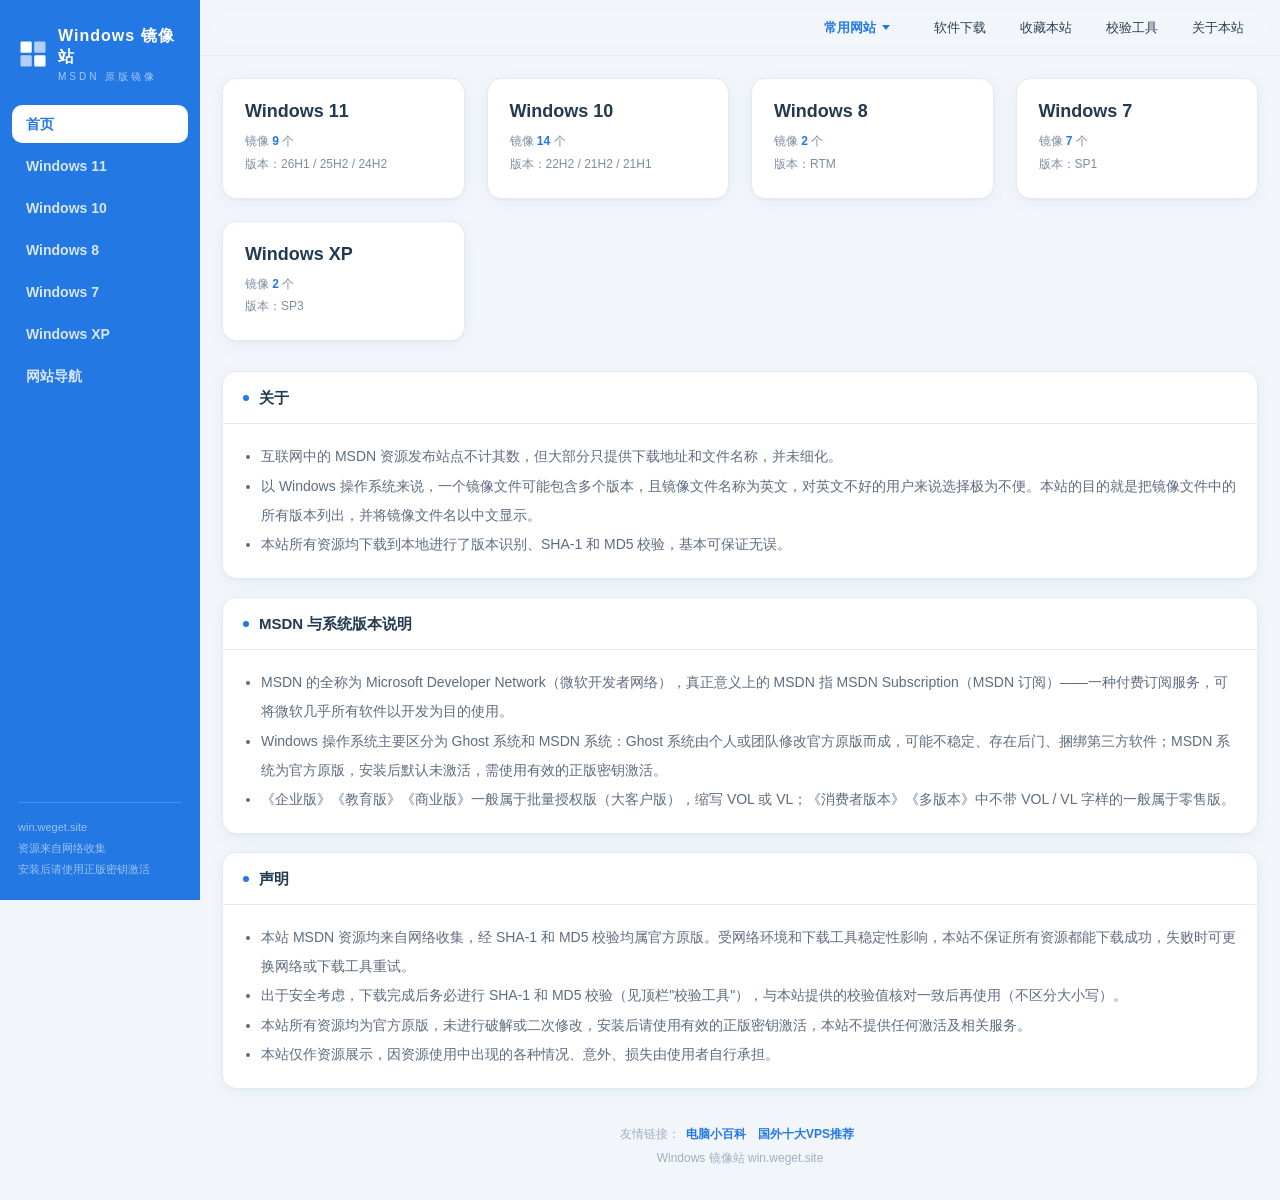
<file: index.html>
<!DOCTYPE html>
<html lang="zh-CN">
<head>
<meta charset="UTF-8">
<meta http-equiv="X-UA-Compatible" content="IE=edge,chrome=1">
<meta name="viewport" content="width=device-width,initial-scale=1">
<title>Windows系统镜像站 - win.weget.site-MSDN 原版系统镜像下载</title>
<meta name="keywords" content="Windows 11,Windows 10,Windows 8,Windows 7,Windows XP,MSDN,系统镜像下载">
<meta name="description" content="本站提供 Windows 11、Windows 10、Windows 8、Windows 7、Windows XP 的 MSDN 原版镜像资源展示，全部经过 SHA-1 / MD5 校验。">
<link rel="stylesheet" href="assets/css/style.css">
</head>
<body>
<div class="layout">
    <div class="side"></div>
    <div class="main">
        <div class="header"></div>
        <div class="container">
            <div class="home-grid" id="homeGrid"></div>

            <div class="explain" id="about">
                <div class="title"><h1>关于</h1></div>
                <div class="content">
                    <ul class="p">
                        <li>互联网中的 MSDN 资源发布站点不计其数，但大部分只提供下载地址和文件名称，并未细化。</li>
                        <li>以 Windows 操作系统来说，一个镜像文件可能包含多个版本，且镜像文件名称为英文，对英文不好的用户来说选择极为不便。本站的目的就是把镜像文件中的所有版本列出，并将镜像文件名以中文显示。</li>
                        <li>本站所有资源均下载到本地进行了版本识别、SHA-1 和 MD5 校验，基本可保证无误。</li>
                    </ul>
                </div>
            </div>

            <div class="explain">
                <div class="title"><h1>MSDN 与系统版本说明</h1></div>
                <div class="content">
                    <ul class="p">
                        <li>MSDN 的全称为 Microsoft Developer Network（微软开发者网络），真正意义上的 MSDN 指 MSDN Subscription（MSDN 订阅）——一种付费订阅服务，可将微软几乎所有软件以开发为目的使用。</li>
                        <li>Windows 操作系统主要区分为 Ghost 系统和 MSDN 系统：Ghost 系统由个人或团队修改官方原版而成，可能不稳定、存在后门、捆绑第三方软件；MSDN 系统为官方原版，安装后默认未激活，需使用有效的正版密钥激活。</li>
                        <li>《企业版》《教育版》《商业版》一般属于批量授权版（大客户版），缩写 VOL 或 VL；《消费者版本》《多版本》中不带 VOL / VL 字样的一般属于零售版。</li>
                    </ul>
                </div>
            </div>

            <div class="explain">
                <div class="title"><h1>声明</h1></div>
                <div class="content">
                    <ul class="p">
                        <li>本站 MSDN 资源均来自网络收集，经 SHA-1 和 MD5 校验均属官方原版。受网络环境和下载工具稳定性影响，本站不保证所有资源都能下载成功，失败时可更换网络或下载工具重试。</li>
                        <li>出于安全考虑，下载完成后务必进行 SHA-1 和 MD5 校验（见顶栏"校验工具"），与本站提供的校验值核对一致后再使用（不区分大小写）。</li>
                        <li>本站所有资源均为官方原版，未进行破解或二次修改，安装后请使用有效的正版密钥激活，本站不提供任何激活及相关服务。</li>
                        <li>本站仅作资源展示，因资源使用中出现的各种情况、意外、损失由使用者自行承担。</li>
                    </ul>
                </div>
            </div>
        </div>
        <div class="footer">Windows 镜像站 win.weget.site </div>
    </div>
</div>
<script src="assets/js/data.js"></script>
<script src="assets/js/links.js"></script>
<script src="assets/js/nav.js"></script>
<script src="assets/js/app.js"></script>
</body>
</html>
</file>
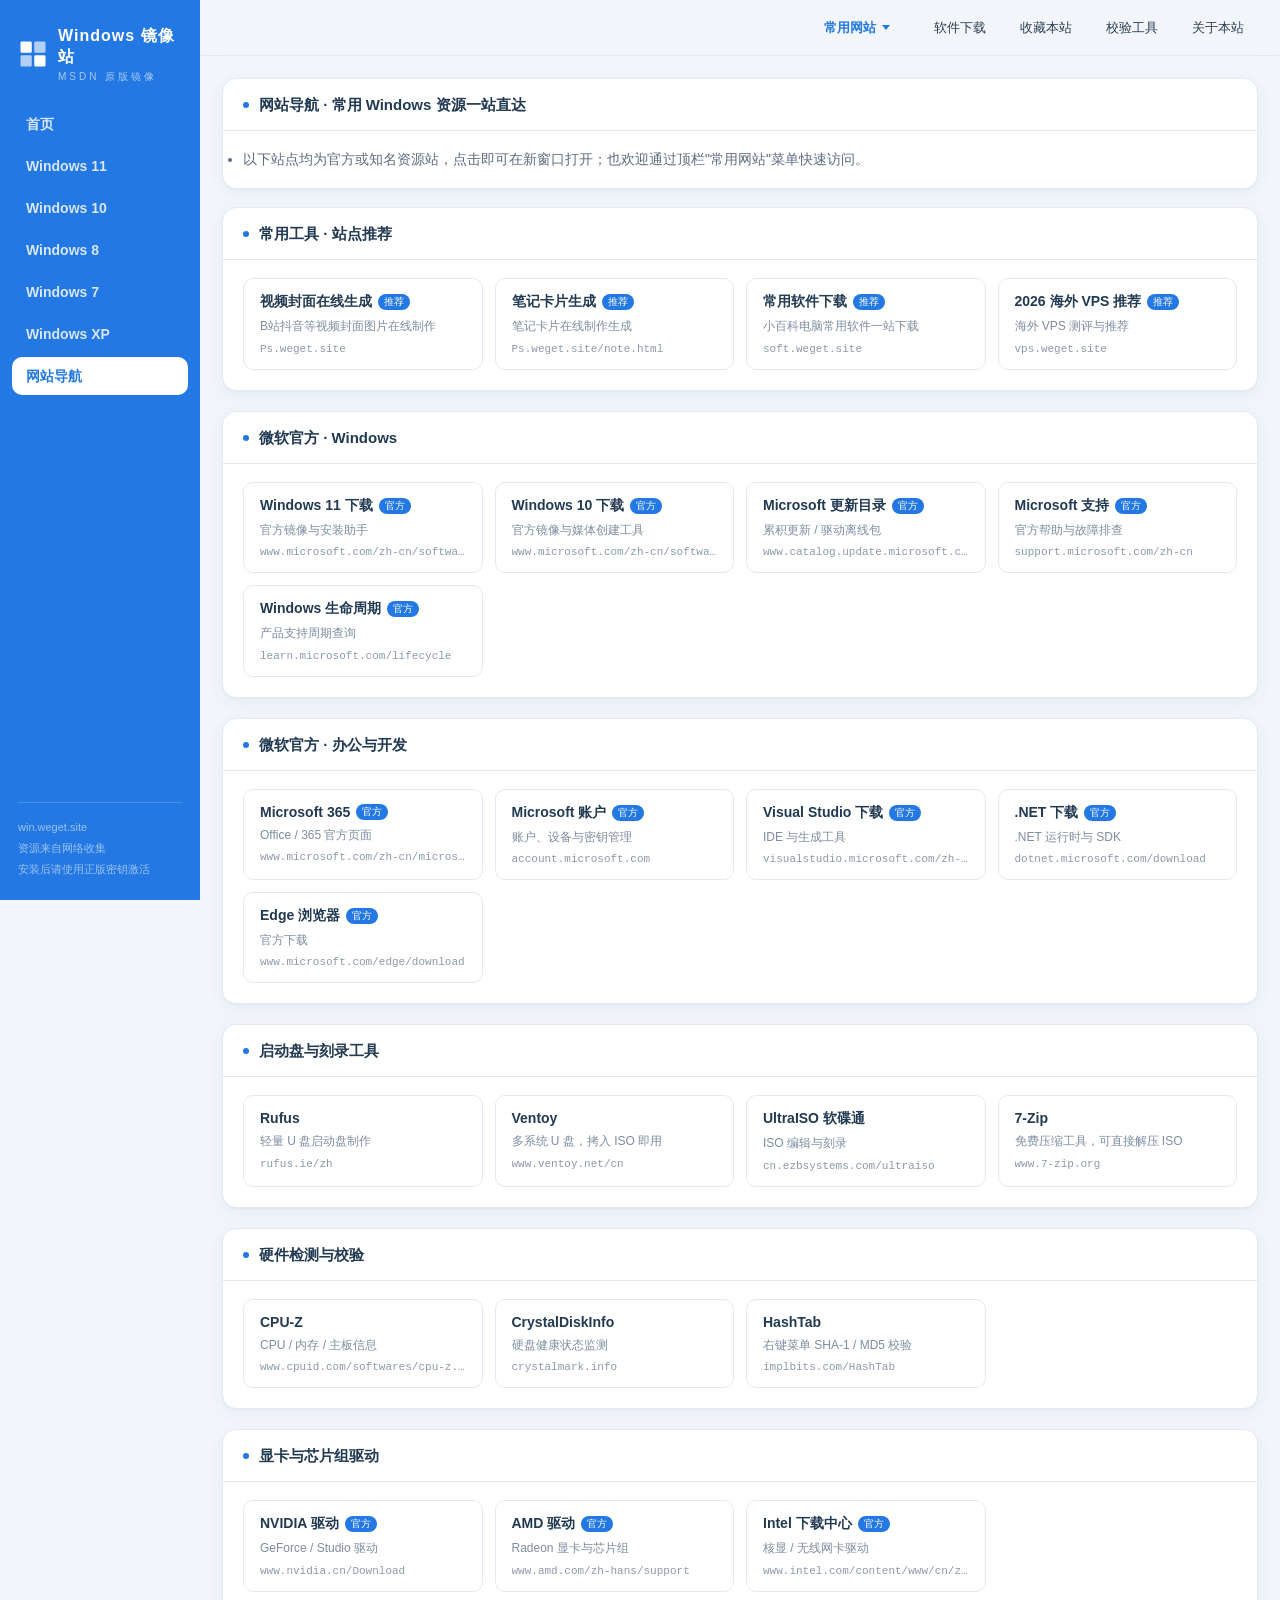
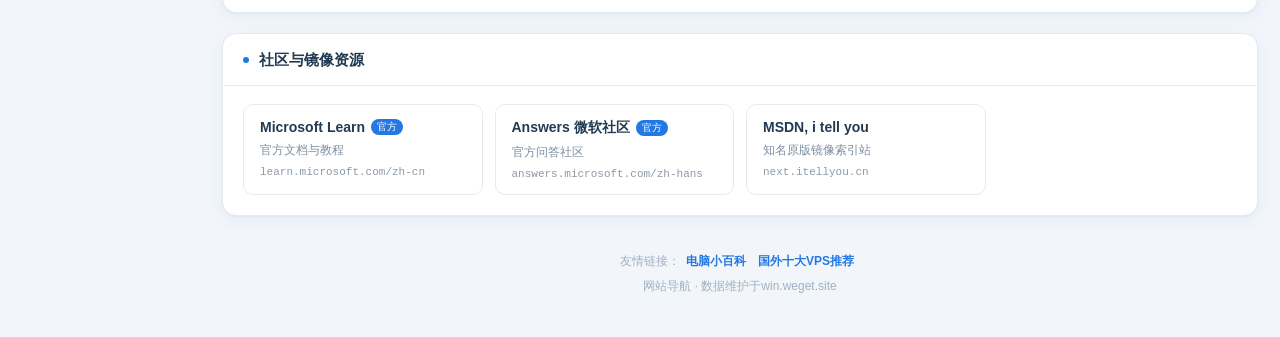
<file: links.html>
<!DOCTYPE html>
<html lang="zh-CN">
<head>
<meta charset="UTF-8">
<meta http-equiv="X-UA-Compatible" content="IE=edge,chrome=1">
<meta name="viewport" content="width=device-width,initial-scale=1">
<title>网站导航 - Windows 镜像站</title>
<meta name="description" content="常用 Windows 资源网站导航：微软官方下载、更新目录、启动盘制作工具、硬件检测、显卡驱动、社区资源一站直达。">
<link rel="stylesheet" href="assets/css/style.css">
</head>
<body data-system="links">
<div class="layout">
    <div class="side"></div>
    <div class="main">
        <div class="header"></div>
        <div class="container">
            <div class="explain">
                <div class="title"><h1>网站导航 · 常用 Windows 资源一站直达</h1></div>
                <div class="content" style="padding:14px 20px;">
                    <ul class="p" style="margin-left:0;">
                        <li>以下站点均为官方或知名资源站，点击即可在新窗口打开；也欢迎通过顶栏"常用网站"菜单快速访问。</li>
                    </ul>
                </div>
            </div>
        </div>
        <div class="footer">网站导航 · 数据维护于win.weget.site</div>
    </div>
</div>
<script src="assets/js/data.js"></script>
<script src="assets/js/links.js"></script>
<script src="assets/js/nav.js"></script>
<script src="assets/js/app.js"></script>
</body>
</html>
</file>
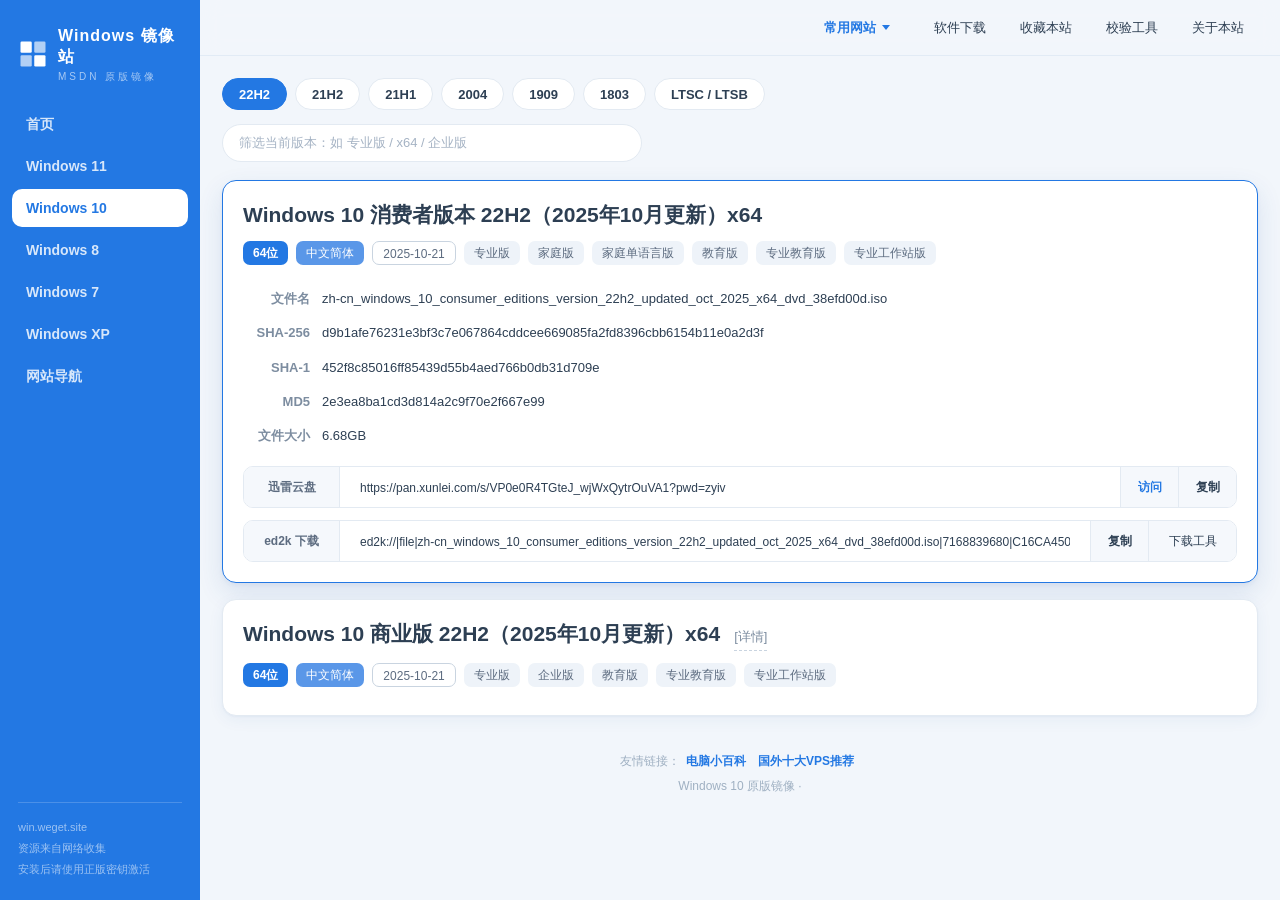
<file: win10.html>
<!DOCTYPE html>
<html lang="zh-CN">
<head>
<meta charset="UTF-8">
<meta http-equiv="X-UA-Compatible" content="IE=edge,chrome=1">
<meta name="viewport" content="width=device-width,initial-scale=1">
<title>Windows 10 - Windows 镜像站</title>
<meta name="description" content="本站提供 Windows 10 各版本 MSDN 原版镜像下载，全部经过 SHA-1 / MD5 校验。">
<link rel="stylesheet" href="assets/css/style.css">
</head>
<body data-system="win10">
<div class="layout">
    <div class="side"></div>
    <div class="main">
        <div class="header"></div>
        <div class="container"></div>
        <div class="footer">Windows 10 原版镜像 · </div>
    </div>
</div>
<script src="assets/js/data.js"></script>
<script src="assets/js/links.js"></script>
<script src="assets/js/nav.js"></script>
<script src="assets/js/app.js"></script>
</body>
</html>
</file>
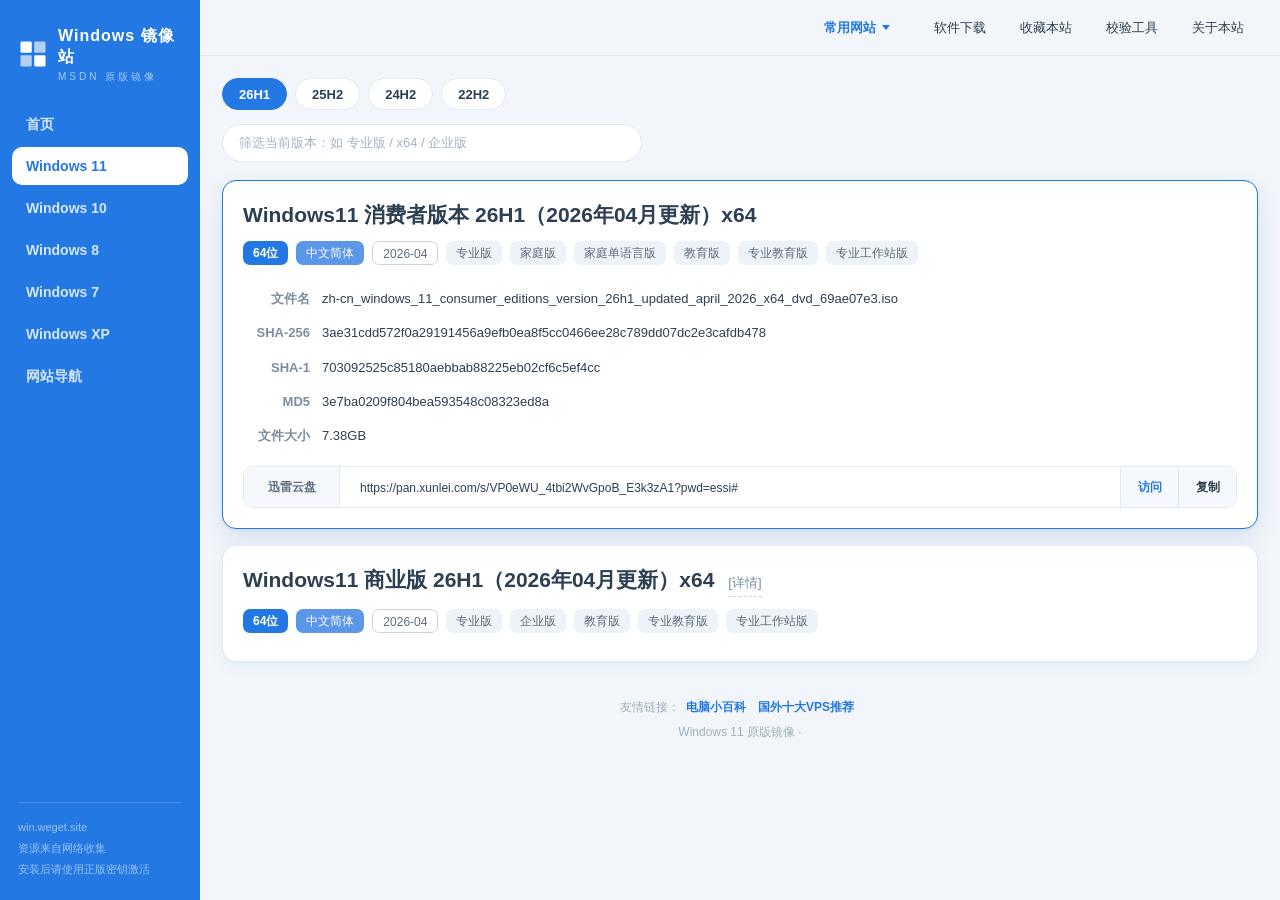
<file: win11.html>
<!DOCTYPE html>
<html lang="zh-CN">
<head>
<meta charset="UTF-8">
<meta http-equiv="X-UA-Compatible" content="IE=edge,chrome=1">
<meta name="viewport" content="width=device-width,initial-scale=1">
<title>Windows 11 - Windows 镜像站</title>
<meta name="description" content="本站提供 Windows 11 各版本 MSDN 原版镜像下载，全部经过 SHA-1 / MD5 校验。">
<link rel="stylesheet" href="assets/css/style.css">
</head>
<body data-system="win11">
<div class="layout">
    <div class="side"></div>
    <div class="main">
        <div class="header"></div>
        <div class="container"></div>
        <div class="footer">Windows 11 原版镜像 · </div>
    </div>
</div>
<script src="assets/js/data.js"></script>
<script src="assets/js/links.js"></script>
<script src="assets/js/nav.js"></script>
<script src="assets/js/app.js"></script>
</body>
</html>
</file>
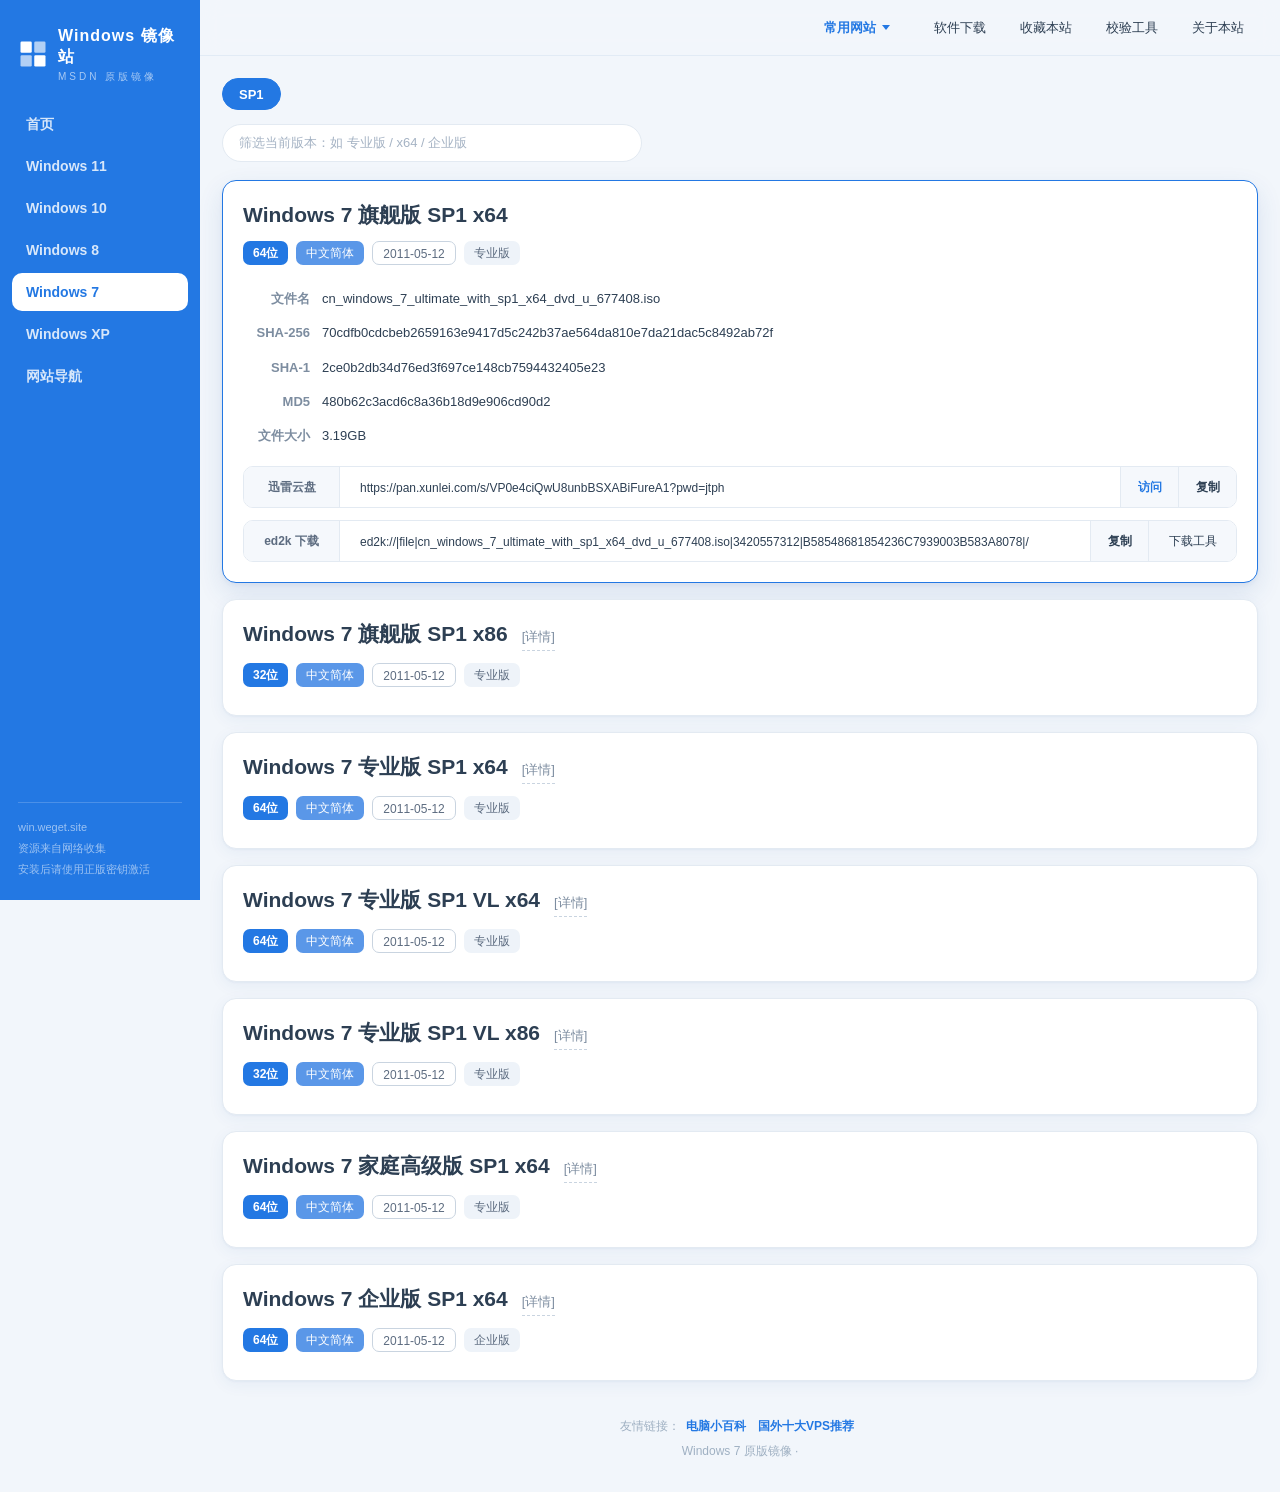
<file: win7.html>
<!DOCTYPE html>
<html lang="zh-CN">
<head>
<meta charset="UTF-8">
<meta http-equiv="X-UA-Compatible" content="IE=edge,chrome=1">
<meta name="viewport" content="width=device-width,initial-scale=1">
<title>Windows 7 - Windows 镜像站</title>
<meta name="description" content="本站提供 Windows 7 各版本 MSDN 原版镜像下载，全部经过 SHA-1 / MD5 校验。">
<link rel="stylesheet" href="assets/css/style.css">
</head>
<body data-system="win7">
<div class="layout">
    <div class="side"></div>
    <div class="main">
        <div class="header"></div>
        <div class="container"></div>
        <div class="footer">Windows 7 原版镜像 · </div>
    </div>
</div>
<script src="assets/js/data.js"></script>
<script src="assets/js/links.js"></script>
<script src="assets/js/nav.js"></script>
<script src="assets/js/app.js"></script>
</body>
</html>
</file>
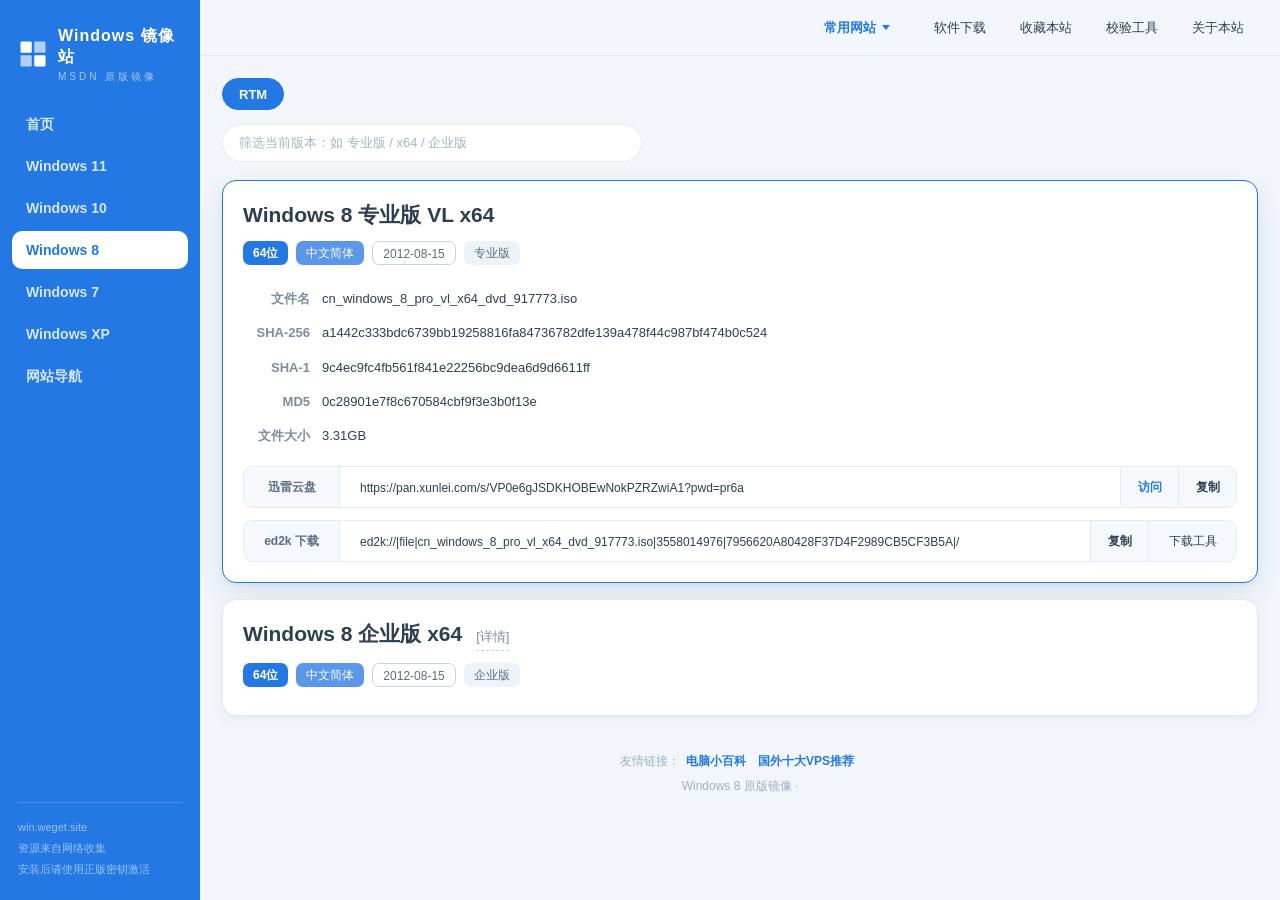
<file: win8.html>
<!DOCTYPE html>
<html lang="zh-CN">
<head>
<meta charset="UTF-8">
<meta http-equiv="X-UA-Compatible" content="IE=edge,chrome=1">
<meta name="viewport" content="width=device-width,initial-scale=1">
<title>Windows 8 - Windows 镜像站</title>
<meta name="description" content="本站提供 Windows 8 各版本 MSDN 原版镜像下载，全部经过 SHA-1 / MD5 校验。">
<link rel="stylesheet" href="assets/css/style.css">
</head>
<body data-system="win8">
<div class="layout">
    <div class="side"></div>
    <div class="main">
        <div class="header"></div>
        <div class="container"></div>
        <div class="footer">Windows 8 原版镜像 · </div>
    </div>
</div>
<script src="assets/js/data.js"></script>
<script src="assets/js/links.js"></script>
<script src="assets/js/nav.js"></script>
<script src="assets/js/app.js"></script>
</body>
</html>
</file>
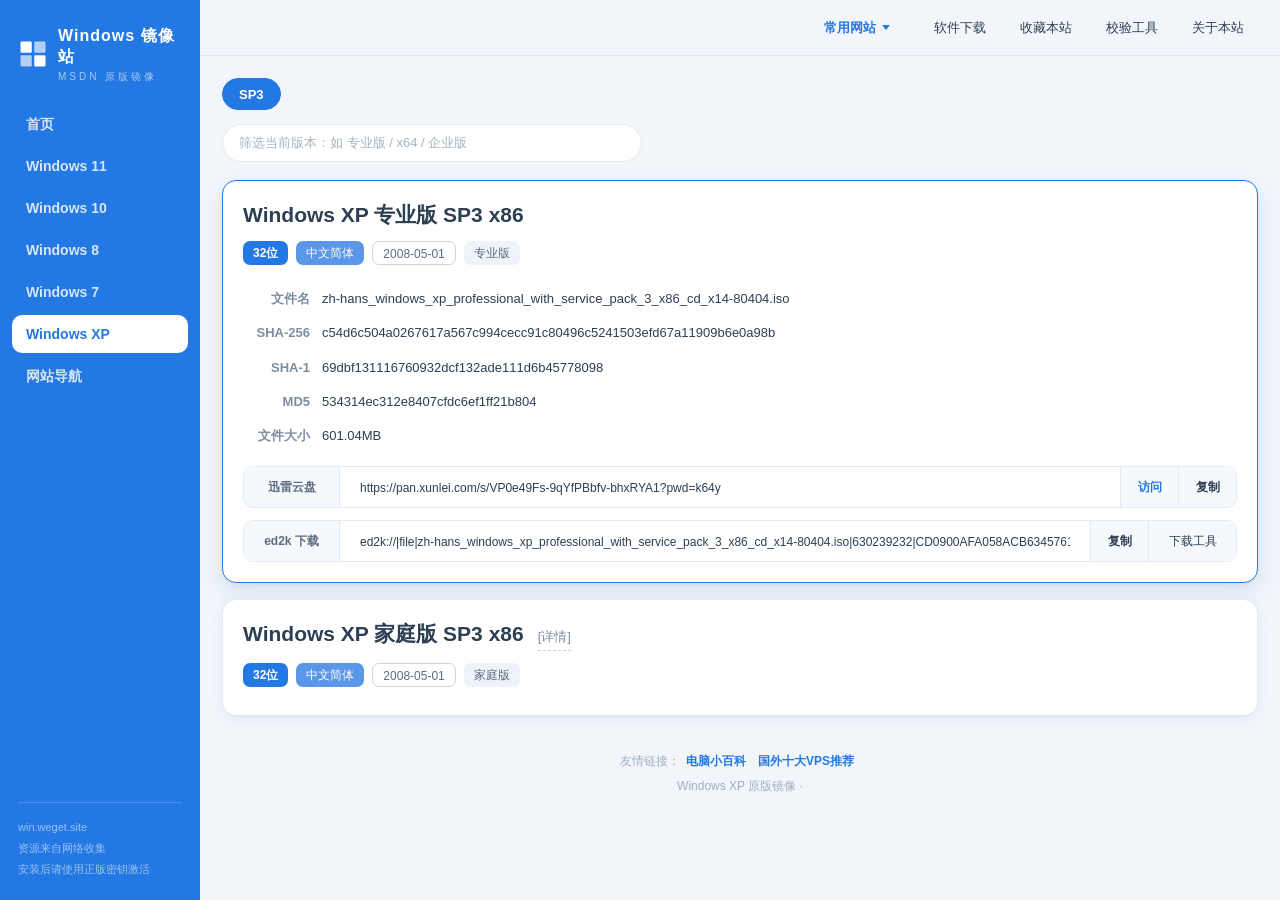
<file: winxp.html>
<!DOCTYPE html>
<html lang="zh-CN">
<head>
<meta charset="UTF-8">
<meta http-equiv="X-UA-Compatible" content="IE=edge,chrome=1">
<meta name="viewport" content="width=device-width,initial-scale=1">
<title>Windows XP - Windows 镜像站</title>
<meta name="description" content="本站提供 Windows XP 各版本 MSDN 原版镜像下载，全部经过 SHA-1 / MD5 校验。">
<link rel="stylesheet" href="assets/css/style.css">
</head>
<body data-system="winxp">
<div class="layout">
    <div class="side"></div>
    <div class="main">
        <div class="header"></div>
        <div class="container"></div>
        <div class="footer">Windows XP 原版镜像 · </div>
    </div>
</div>
<script src="assets/js/data.js"></script>
<script src="assets/js/links.js"></script>
<script src="assets/js/nav.js"></script>
<script src="assets/js/app.js"></script>
</body>
</html>
</file>
<file: assets/css/style.css>
/* ============================================================
 *  Windows 镜像站 —— 纯静态站点样式
 *  主题：蓝白配色 · 浅圆角 · 轻动效
 *  布局：左侧固定导航 + 右侧内容区（版本 Tab + 镜像卡片）
 * ============================================================ */
@charset "utf-8";

:root {
  /* 蓝白主题：以 #2378e3 为主色，文字用深蓝灰，灰色阶均带蓝调 */
  --primary: #2378e3;        /* 主蓝（侧栏/主按钮/激活态/悬停） */
  --primary-dark: #1a63c4;   /* 深蓝（悬停加深） */
  --ink: #223a52;            /* 深蓝灰（标题文字） */
  --ink-2: #3d5878;          /* 次级深蓝灰 */
  --gray-7: #5d6c80;
  --gray-5: #8d99a9;
  --gray-3: #c9d4e0;
  --line: #e3eaf2;
  --bg: #f2f6fb;             /* 页面底色（蓝调浅灰） */
  --card: #ffffff;
  --text: #2d3f53;
  --muted: #7d8da0;
  --side-w: 200px;
  --r-lg: 14px;              /* 卡片圆角 */
  --r-md: 10px;              /* 输入/按钮圆角 */
  --r-sm: 7px;               /* 标签圆角 */
  --shadow: 0 1px 2px rgba(30, 80, 160, .04), 0 4px 16px rgba(30, 80, 160, .06);
  --shadow-hover: 0 2px 4px rgba(30, 80, 160, .05), 0 10px 26px rgba(30, 80, 160, .12);
  --ease: cubic-bezier(.4, 0, .2, 1);
}

* { margin: 0; padding: 0; border: 0; box-sizing: border-box; }

body {
  font-family: -apple-system, "Segoe UI", "Microsoft YaHei", Helvetica, Arial, sans-serif;
  font-size: 13px;
  color: var(--text);
  background-color: var(--bg);
  -webkit-font-smoothing: antialiased;
}

ul, li { list-style: none; }
a { color: inherit; text-decoration: none; }
h1, h2, h3 { font-weight: 600; }

::selection { color: #fff; background: var(--primary); }

::-webkit-scrollbar { width: 10px; height: 10px; }
::-webkit-scrollbar-thumb { background: rgba(35, 100, 180, .22); border-radius: 5px; border: 2px solid var(--bg); }
::-webkit-scrollbar-thumb:hover { background: rgba(35, 100, 180, .38); }
::-webkit-scrollbar-track { background: transparent; }

/* ---------- 布局骨架 ---------- */
.layout { min-height: 100vh; min-width: 320px; padding-left: var(--side-w); }

.side {
  width: var(--side-w);
  position: fixed;
  top: 0; left: 0; bottom: 0;
  background: var(--primary);
  color: #fff;
  z-index: 20;
  display: flex;
  flex-direction: column;
  overflow-y: auto;
}

.logo {
  display: flex;
  align-items: center;
  gap: 10px;
  margin: 26px 18px 22px;
  color: #fff;
}
.logo svg { flex: 0 0 auto; }
.logo .logo-name { font-size: 16px; font-weight: 700; line-height: 1.3; letter-spacing: 1px; }
.logo .logo-sub { display: block; font-size: 10px; font-weight: 400; opacity: .6; letter-spacing: 3px; margin-top: 2px; }

.nav { flex: 1; padding: 0 12px; }
.nav .list li { margin-bottom: 4px; }
.nav .list li a {
  height: 38px; line-height: 38px;
  font-size: 14px;
  font-weight: 600;
  color: rgba(255, 255, 255, .82);
  padding: 0 14px;
  display: block;
  border-radius: var(--r-md);
  transition: background-color .2s var(--ease), color .2s var(--ease), padding-left .2s var(--ease);
}
.nav .list li a:hover { background: rgba(255, 255, 255, .16); color: #fff; padding-left: 18px; text-decoration: none; }
.nav .list li.active a { background: #fff; color: var(--primary); }

.side .copyright {
  margin: 16px 18px 20px;
  font-size: 11px;
  line-height: 1.9;
  color: rgba(255, 255, 255, .55);
  border-top: 1px solid rgba(255, 255, 255, .18);
  padding-top: 14px;
}

.main { overflow: hidden; }

/* 顶栏：白底粘性 + 毛玻璃 */
.header {
  height: 56px;
  padding: 0 22px;
  display: flex;
  align-items: center;
  justify-content: flex-end;
  position: sticky;
  top: 0;
  z-index: 15;
  background: rgba(242, 246, 251, .85);
  backdrop-filter: blur(10px);
  -webkit-backdrop-filter: blur(10px);
  border-bottom: 1px solid rgba(35, 100, 180, .08);
}
.header .list { display: flex; font-size: 13px; font-weight: 500; }
.header .list li { margin-left: 6px; }
.header .list li a {
  height: 34px; line-height: 34px;
  padding: 0 14px;
  display: block;
  border-radius: 999px;
  transition: background-color .2s var(--ease), color .2s var(--ease);
}
.header .list li a:hover { background: var(--primary); color: #fff; text-decoration: none; }

/* ---------- 顶栏"常用网站"下拉菜单 ---------- */
.header .dd { position: relative; }
.header .dd-toggle {
  height: 34px; line-height: 34px;
  padding: 0 14px;
  margin-right: 10px;
  display: block;
  border-radius: 999px;
  cursor: pointer;
  user-select: none;
  font-size: 13px;
  font-weight: 600;
  color: var(--primary);
  transition: background-color .2s var(--ease), color .2s var(--ease);
}
.header .dd-toggle:hover,
.header .dd.open .dd-toggle { background: var(--primary); color: #fff; }
.dd-caret {
  display: inline-block;
  width: 0; height: 0;
  margin-left: 2px;
  vertical-align: 2px;
  border-left: 4px solid transparent;
  border-right: 4px solid transparent;
  border-top: 5px solid currentColor;
  transition: transform .2s var(--ease);
}
.header .dd.open .dd-caret { transform: rotate(180deg); }

.header .dd-panel {
  position: absolute;
  right: 0; top: 44px;
  width: 296px;
  padding: 8px;
  background: var(--card);
  border: 1px solid var(--line);
  border-radius: var(--r-lg);
  box-shadow: var(--shadow-hover);
  opacity: 0;
  visibility: hidden;
  transform: translateY(8px);
  transition: opacity .2s var(--ease), transform .2s var(--ease), visibility .2s;
  z-index: 60;
}
.header .dd.open .dd-panel { opacity: 1; visibility: visible; transform: none; }

.dd-item {
  display: block;
  padding: 9px 12px;
  border-radius: var(--r-md);
  transition: background-color .15s var(--ease);
}
.dd-item:hover { background: #edf4fd; text-decoration: none; }
.dd-item b {
  display: flex;
  align-items: center;
  gap: 6px;
  font-size: 13px;
  font-weight: 600;
  color: var(--text);
}
.dd-item span { display: block; font-size: 11px; color: var(--muted); margin-top: 2px; }
.dd-item.dd-more {
  margin-top: 6px;
  padding-top: 12px;
  padding-bottom: 12px;
  text-align: center;
  font-size: 13px;
  font-weight: 600;
  color: var(--primary);
  border-top: 1px solid var(--line);
}
.dd-item.dd-more:hover { background: var(--primary); color: #fff; }
.dd-badge {
  flex: 0 0 auto;
  font-style: normal;
  font-size: 10px;
  font-weight: 500;
  line-height: 1;
  padding: 3px 6px;
  color: #fff;
  background: var(--primary);
  border-radius: 999px;
}

/* ---------- 网站导航页 ---------- */
.link-cat {
  margin-bottom: 20px;
  background: var(--card);
  border: 1px solid var(--line);
  border-radius: var(--r-lg);
  box-shadow: var(--shadow);
  overflow: hidden;
}
.link-cat > .title {
  height: 52px; line-height: 52px;
  border-bottom: 1px solid var(--line);
}
.link-cat > .title h1 {
  font-size: 15px;
  padding-left: 20px;
  color: var(--ink);
  font-weight: 600;
}
.link-cat > .title h1::before {
  content: "";
  display: inline-block;
  width: 6px; height: 6px;
  border-radius: 50%;
  background: var(--primary);
  margin: 0 10px 2px 0;
}
.link-grid {
  display: grid;
  grid-template-columns: repeat(auto-fill, minmax(225px, 1fr));
  gap: 12px;
  padding: 18px 20px 20px;
}
.link-card {
  display: block;
  padding: 14px 16px;
  background: var(--card);
  border: 1px solid var(--line);
  border-radius: var(--r-md);
  transition: transform .18s var(--ease), box-shadow .18s var(--ease), border-color .18s var(--ease);
}
.link-card:hover {
  text-decoration: none;
  border-color: var(--primary);
  transform: translateY(-2px);
  box-shadow: var(--shadow-hover);
}
.link-card .lc-name {
  display: flex;
  align-items: center;
  gap: 6px;
  font-size: 14px;
  font-weight: 600;
  color: var(--ink);
}
.link-card .lc-desc { font-size: 12px; color: var(--muted); line-height: 1.7; margin-top: 5px; }
.link-card .lc-url {
  font-size: 11px;
  color: var(--gray-5);
  margin-top: 6px;
  font-family: Consolas, Monaco, monospace;
  word-break: break-all;
  white-space: nowrap;
  overflow: hidden;
  text-overflow: ellipsis;
}

@media screen and (max-width: 767px) {
  .header .dd-panel { position: fixed; left: 12px; right: 12px; top: 62px; width: auto; }
  .link-grid { grid-template-columns: repeat(auto-fill, minmax(150px, 1fr)); gap: 10px; padding: 14px; }
}

.menu-btn { display: none; }

.container { margin: 22px; max-width: 1080px; }

/* ---------- 版本 Tab（胶囊形） ---------- */
/* 注意：这里不能加 overflow:hidden——Tab 悬停会上浮 1px，加了会把圆角和投影裁掉 */
.menu { margin-bottom: 4px; }
.menu ul { display: flex; flex-wrap: wrap; gap: 8px; font-size: 13px; font-weight: 600; }
.menu li {
  height: 32px; line-height: 32px;
  padding: 0 4px;
  background-color: var(--card);
  border: 1px solid var(--line);
  border-radius: 999px;
  position: relative;
  cursor: pointer;
  transition: border-color .2s var(--ease), background-color .2s var(--ease), color .2s var(--ease), transform .15s var(--ease);
}
.menu li a { padding: 0 12px; display: block; }
.menu li:hover { border-color: var(--primary); transform: translateY(-1px); }
.menu li.active { background-color: var(--primary); border-color: var(--primary); color: #fff; }
.menu li.active i { display: none; }

/* ---------- 搜索框 ---------- */
.search-bar { position: relative; margin: 14px 0 18px; max-width: 420px; }
.search-bar .search-input {
  width: 100%;
  height: 38px; line-height: 38px;
  padding: 0 38px 0 16px;
  font-size: 13px;
  color: var(--text);
  background: var(--card);
  border: 1px solid var(--line);
  border-radius: 999px;
  outline: 0;
  transition: border-color .2s var(--ease), box-shadow .2s var(--ease);
}
.search-bar .search-input::placeholder { color: #a5b3c4; }
.search-bar .search-input:focus { border-color: var(--primary); box-shadow: 0 0 0 3px rgba(35, 120, 227, .13); }
.search-bar .search-clear {
  position: absolute; right: 6px; top: 6px;
  width: 26px; height: 26px; line-height: 24px;
  text-align: center;
  border-radius: 50%;
  color: #97a6b8;
  cursor: pointer;
  display: none;
  font-size: 15px;
  background: var(--bg);
}
.search-bar .search-clear:hover { color: var(--primary); }
.search-bar .search-clear.show { display: block; }
.search-empty {
  padding: 26px;
  text-align: center;
  color: var(--muted);
  font-size: 14px;
  background: var(--card);
  border-radius: var(--r-lg);
  box-shadow: var(--shadow);
  display: none;
}

/* ---------- 说明卡片（关于页） ---------- */
.explain {
  margin-bottom: 18px;
  background-color: var(--card);
  border: 1px solid var(--line);
  border-radius: var(--r-lg);
  box-shadow: var(--shadow);
  overflow: hidden;
}
.explain .title {
  height: 52px; line-height: 52px;
  border-bottom: 1px solid var(--line);
  overflow: hidden;
}
.explain .title h1 {
  font-size: 15px;
  padding-left: 20px;
  color: var(--ink);
  position: relative;
}
.explain .title h1::before {
  content: "";
  display: inline-block;
  width: 6px; height: 6px;
  border-radius: 50%;
  background: var(--primary);
  margin: 0 10px 2px 0;
}
.explain .content { padding: 18px 20px; font-size: 14px; }
.explain .content .p { line-height: 2.1; margin-left: 18px; }
.explain .content .p li { list-style: outside disc; color: var(--gray-7); }
.explain .content a { color: var(--primary); font-weight: 600; border-bottom: 1px solid var(--gray-3); }
.explain .content a:hover { border-bottom-color: var(--primary); }

/* ---------- 首页系统入口卡片 ---------- */
.home-grid {
  display: grid;
  grid-template-columns: repeat(auto-fill, minmax(240px, 1fr));
  gap: 22px;                 /* 卡片间距加大，给圆角和悬停投影留出空间 */
  padding: 6px;              /* 避免悬停上浮时阴影贴边被裁 */
  margin: -6px -6px 24px;    /* 用负边距抵消 padding，保持与下方内容对齐 */
}
.home-card {
  background: var(--card);
  border: 1px solid var(--line);
  border-radius: var(--r-lg);
  box-shadow: var(--shadow);
  padding: 22px;
  display: block;
  transition: transform .2s var(--ease), box-shadow .2s var(--ease), border-color .2s var(--ease);
}
.home-card:hover {
  text-decoration: none;
  transform: translateY(-3px);
  box-shadow: var(--shadow-hover);
  border-color: var(--primary);
}
.home-card .hc-name { font-size: 18px; color: var(--ink); font-weight: 700; margin-bottom: 8px; }
.home-card .hc-meta { font-size: 12px; color: var(--muted); line-height: 1.9; }
.home-card .hc-meta b { color: var(--primary); font-weight: 700; }

/* ---------- 镜像卡片 ---------- */
.msdn .box {
  padding: 20px;
  margin-bottom: 16px;
  background-color: var(--card);
  border: 1px solid var(--line);
  border-radius: var(--r-lg);
  box-shadow: var(--shadow);
  cursor: pointer;
  transition: border-color .2s var(--ease), box-shadow .2s var(--ease);
}
.msdn .box:hover { border-color: var(--gray-3); box-shadow: var(--shadow-hover); }
.msdn .box .name { line-height: 26px; margin-bottom: 4px; overflow: hidden; }
.msdn .box .name h1 { float: left; line-height: 1.35; font-size: 21px; }
.msdn .box .name .toggle {
  float: left;
  color: var(--muted);
  margin: 4px 0 0 14px;
  font-size: 13px;
  cursor: pointer;
  border-bottom: 1px dashed var(--gray-3);
  transition: color .2s var(--ease), border-color .2s var(--ease);
}
.msdn .box .name .toggle:hover { color: var(--primary); border-bottom-color: var(--primary); }
.msdn .box .tag { margin-top: 12px; overflow: hidden; }
.msdn .box .tag span {
  float: left;
  height: 24px; line-height: 24px;
  padding: 0 10px;
  margin: 0 8px 8px 0;
  background-color: #eef3f9;
  color: var(--gray-7);
  font-size: 12px;
  border-radius: var(--r-sm);
  transition: background-color .2s var(--ease), color .2s var(--ease);
}
.msdn .box .tag span.bit { background-color: var(--primary); color: #fff; font-weight: 600; }
.msdn .box .tag span.lang { background-color: #5a97e8; color: #fff; }
.msdn .box .tag span.date { background-color: #fff; color: var(--gray-7); border: 1px solid var(--gray-3); }

/* 修复：悬停只加深"版本列表"浅灰标签的文字，绝不改动深色标签（bit/lang）的颜色，
   否则深底深字，标签看起来像变透明了 */
.msdn .box:hover .tag span:not(.bit):not(.lang):not(.date) { color: var(--text); }

.msdn .box .detail { display: none; }
.msdn .box.current { cursor: auto; border-color: var(--primary); box-shadow: var(--shadow-hover); }
.msdn .box.current:hover { border-color: var(--primary); }
.msdn .box.current .detail { display: block; animation: fadeIn .25s var(--ease); }
.msdn .box.current .name .toggle { display: none; }

@keyframes fadeIn { from { opacity: 0; transform: translateY(-4px); } to { opacity: 1; transform: none; } }

.msdn .box .param { width: 100%; margin-top: 8px; }
.msdn .box .param tr { line-height: 1.7; }
.msdn .box .param td { padding: 5px; }
.msdn .box .param .param-name { width: 70px; text-align: right; font-weight: 700; white-space: nowrap; color: var(--muted); }
.msdn .box .param .param-value { font-size: 13px; word-break: break-all; }
.msdn .box .param .param-value code,
.param-value .hash { font-family: Consolas, Monaco, monospace; }

.msdn .box .empty {
  font-size: 13px; color: var(--muted);
  padding: 14px 16px;
  margin-top: 12px;
  background: #f5f8fc;
  border: 1px dashed var(--gray-3);
  border-radius: var(--r-md);
}

/* ---------- 下载渠道行 ---------- */
.download { overflow: hidden; }
.download .item {
  height: 42px; line-height: 40px;
  border: 1px solid var(--line);
  border-radius: var(--r-md);
  margin-top: 12px;
  overflow: hidden;
  position: relative;
  font-weight: 500;
  font-size: 12px;
  background: var(--card);
  transition: border-color .2s var(--ease), box-shadow .2s var(--ease);
}
.download .item:hover { border-color: var(--gray-3); box-shadow: 0 2px 8px rgba(30, 80, 160, .07); }
.download .item .label {
  float: left;
  width: 96px;
  text-align: center;
  background-color: #f5f8fc;
  border-right: 1px solid var(--line);
  font-weight: 600;
  color: var(--gray-7);
}
/* "访问"直达按钮：与"复制"同款式，位于复制按钮左侧 */
.download .item .visit {
  float: right;
  width: 58px;
  text-align: center;
  background-color: #f5f8fc;
  border-left: 1px solid var(--line);
  color: var(--primary);
  font-weight: 600;
  text-decoration: none;
  cursor: pointer;
  transition: background-color .18s var(--ease), color .18s var(--ease);
}
.download .item .visit:hover { background: var(--primary); color: #fff; }
/* 双按钮行：输入框区为"复制+访问"腾出位置 */
.download .item.has-visit .edit { right: 178px; }
/* 带下载工具说明的行（ed2k/BT）：输入框区为"复制+说明"腾出位置 */
.download .item .help ~ .edit { right: 156px; }
.download .item .edit {
  position: absolute;
  left: 106px; right: 118px;
  height: 42px;
  overflow: hidden;
}
.download .item .input {
  width: 100%; height: 42px;
  border: none;
  outline: 0;
  background: transparent;
  font-size: 12px;
  color: var(--text);
  padding: 0 10px;
}
.download .item .copy,
.download .item .open {
  float: right;
  text-align: center;
  background-color: #f5f8fc;
  border-left: 1px solid var(--line);
  cursor: pointer;
  user-select: none;
  transition: background-color .18s var(--ease), color .18s var(--ease);
}
.download .item .copy { width: 58px; font-weight: 600; }
.download .item .copy:hover { background: var(--primary); color: #fff; }
.download .item .help {
  float: right;
  width: 88px;
  text-align: center;
  background-color: #f5f8fc;
  border-left: 1px solid var(--line);
  cursor: pointer;
  transition: background-color .18s var(--ease), color .18s var(--ease);
}
.download .item .help:hover { background: var(--primary-dark); color: #fff; }

.download .clear { overflow: hidden; }
.download .item.url { float: left; width: 65%; }
.download .item.pass { float: right; width: 30%; }

/* ---------- 帮助弹窗 ---------- */
.dialog-mask {
  position: fixed; inset: 0;
  background: rgba(25, 50, 85, .4);
  backdrop-filter: blur(2px);
  -webkit-backdrop-filter: blur(2px);
  z-index: 99;
  display: none;
  animation: fadeIn .2s var(--ease);
}
.dialog-mask.show { display: block; }
.dialog {
  width: min(480px, 92vw);
  max-height: 80vh;
  overflow: auto;
  background: #fff;
  border-radius: var(--r-lg);
  position: fixed;
  left: 50%; top: 16%;
  transform: translateX(-50%);
  z-index: 100;
  box-shadow: 0 24px 60px rgba(20, 60, 120, .25);
  animation: pop .22s var(--ease);
}
@keyframes pop { from { opacity: 0; transform: translateX(-50%) translateY(10px); } to { opacity: 1; transform: translateX(-50%); } }
.dialog .dialog-title {
  height: 50px; line-height: 50px;
  padding: 0 18px;
  border-bottom: 1px solid var(--line);
  font-size: 15px;
  font-weight: 700;
  color: var(--ink);
}
.dialog .dialog-close {
  float: right;
  width: 40px;
  height: 40px; line-height: 40px;
  margin-top: 5px;
  text-align: center;
  cursor: pointer;
  color: #97a6b8;
  font-size: 20px;
  border-radius: 50%;
  transition: background-color .2s var(--ease), color .2s var(--ease);
}
.dialog .dialog-close:hover { background: #edf4fd; color: var(--primary); }
.dialog .dialog-body { padding: 18px; font-size: 14px; line-height: 2; color: var(--gray-7); }
.dialog .dialog-body code {
  margin: 0 4px;
  padding: 2px 7px;
  background: #f2f6fb;
  border: 1px solid var(--line);
  border-radius: var(--r-sm);
  font-family: Consolas, Monaco, monospace;
  font-size: 12px;
  color: var(--text);
  word-break: break-all;
}
.dialog .dialog-body a { color: var(--primary); font-weight: 600; border-bottom: 1px solid var(--gray-3); }
.dialog .dialog-body a:hover { border-bottom-color: var(--primary); }

/* ---------- 复制成功提示 ---------- */
.toast {
  position: fixed;
  left: 50%; top: 12%;
  transform: translateX(-50%);
  background: var(--primary);
  color: #fff;
  padding: 11px 24px;
  border-radius: 999px;
  font-size: 13px;
  font-weight: 500;
  z-index: 200;
  display: none;
  box-shadow: 0 8px 24px rgba(35, 120, 227, .3);
}

/* ---------- 返回顶部 ---------- */
.back-to-top {
  position: fixed;
  right: 22px; bottom: 22px;
  width: 46px; height: 46px;
  line-height: 46px;
  text-align: center;
  color: #fff;
  background: var(--primary);
  border-radius: 50%;
  cursor: pointer;
  z-index: 9;
  font-size: 12px;
  font-weight: 600;
  display: none;
  box-shadow: var(--shadow-hover);
  transition: transform .2s var(--ease), opacity .2s var(--ease);
}
.back-to-top:hover { transform: translateY(-3px); background: var(--primary-dark); }

/* ---------- 页脚 ---------- */
.footer {
  text-align: center;
  padding: 12px 0 30px;
  color: #9fb0c2;
  font-size: 12px;
  line-height: 1.9;
}

/* ---------- 友情链接 ---------- */
.friend-links { margin-bottom: 2px; }
.friend-links .fl-label { color: #9fb0c2; }
.friend-links a {
  color: var(--primary);
  font-weight: 600;
  margin: 0 6px;
  border-bottom: 1px solid transparent;
}
.friend-links a:hover { border-bottom-color: var(--primary); }

/* ---------- 移动端 ---------- */
@media screen and (max-width: 767px) {
  .layout { padding-left: 0; }
  .side {
    display: none;
    width: 100%;
    z-index: 98;
  }
  .side.open { display: block; }
  .menu-btn {
    display: block;
    position: fixed;
    top: 13px; left: 14px;
    width: 30px; height: 30px;
    cursor: pointer;
    z-index: 101;
  }
  .menu-btn::before { content: "\2630"; font-size: 21px; color: var(--primary); }
  .header { height: 56px; position: fixed; top: 0; left: 0; right: 0; justify-content: flex-end; }
  .header .list li:first-child { margin-left: 0; }
  .header .list li a { padding: 0 10px; }
  .header .list li.hide-mobile { display: none; }
  .container { margin: 68px 14px 14px; }
  .msdn .box .name h1 { font-size: 18px; }
  .download .item.url,
  .download .item.pass { width: 47%; }
  .download .item .edit { right: 64px; }
  .download .item.has-visit .edit { right: 124px; }
  .download .item .help ~ .edit { right: 64px; }
  .download .item .help { display: none; }
  .back-to-top { right: 14px; bottom: 14px; }
}

@media screen and (max-width: 575px) {
  .header .list li:last-child { display: none; }
  .download .item.url,
  .download .item.pass { float: none; width: 100%; }
  .download .item .edit { right: 64px; }
}
</file>
